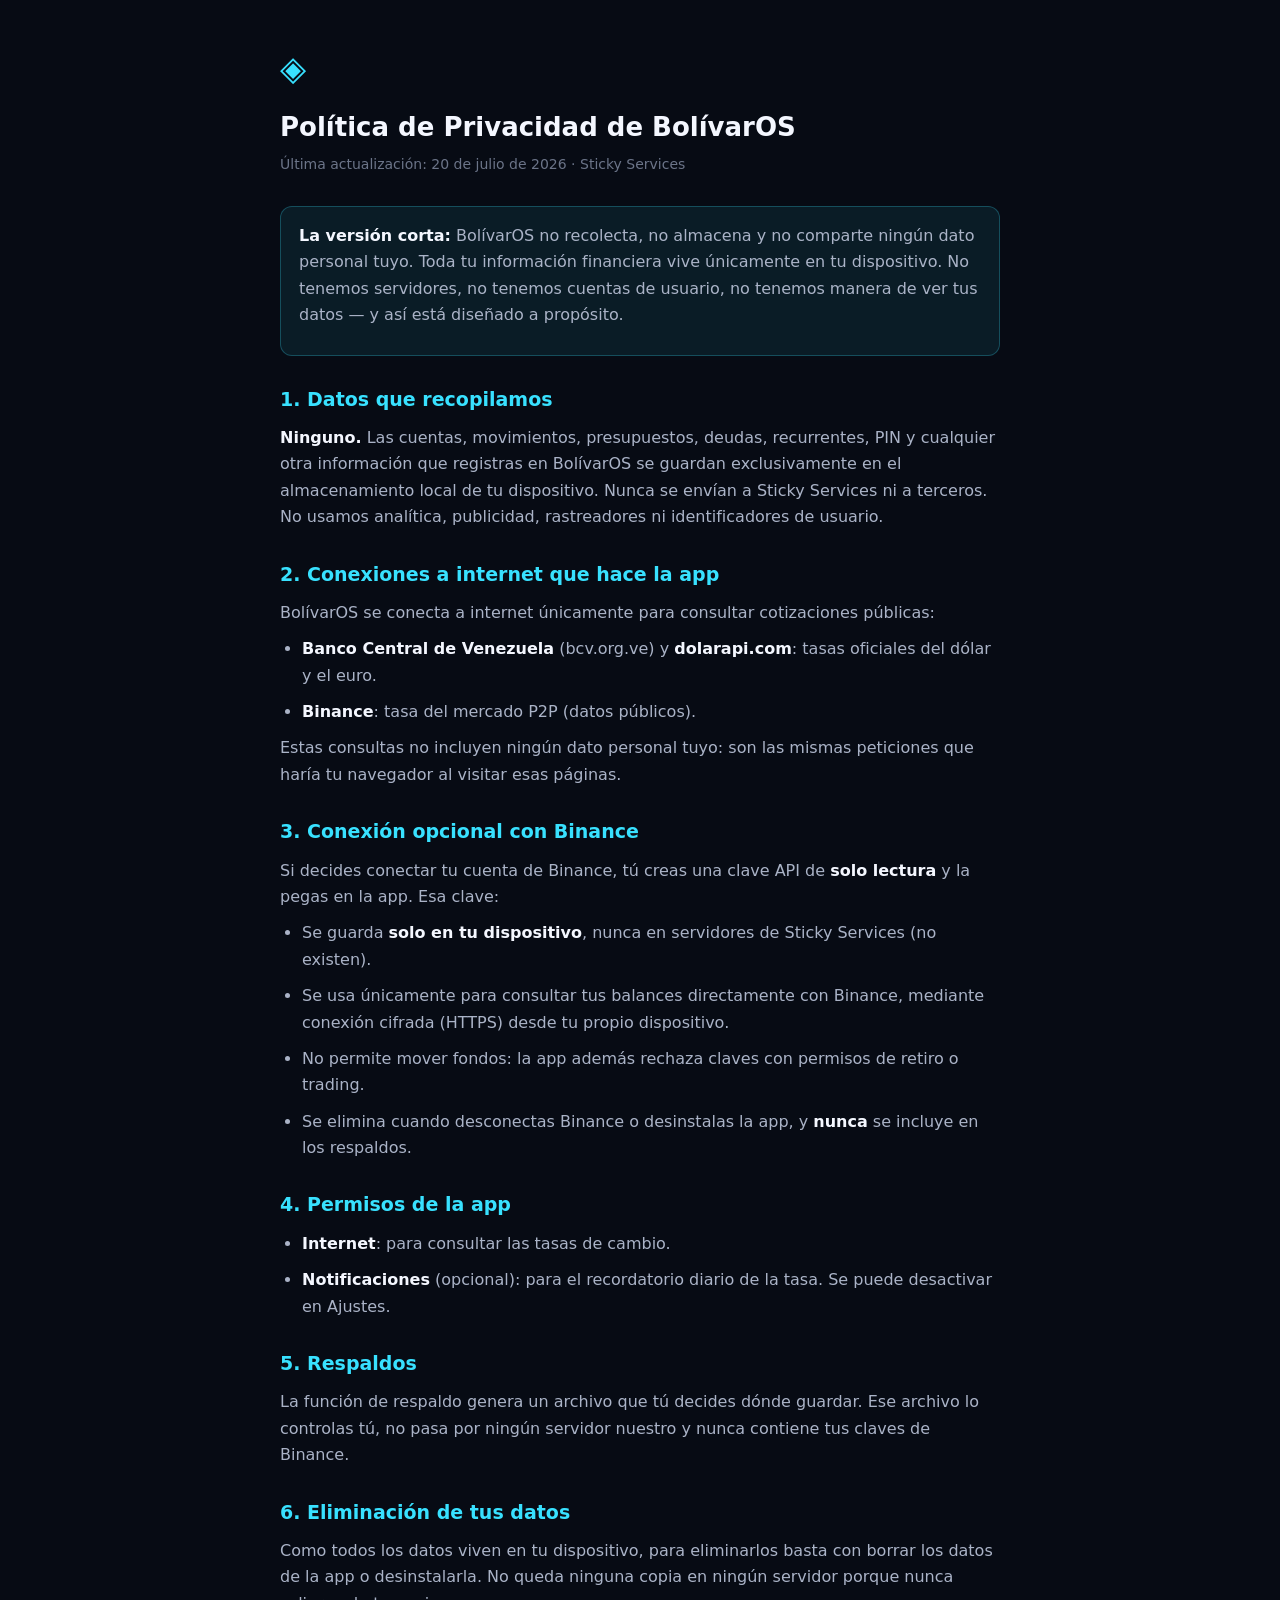
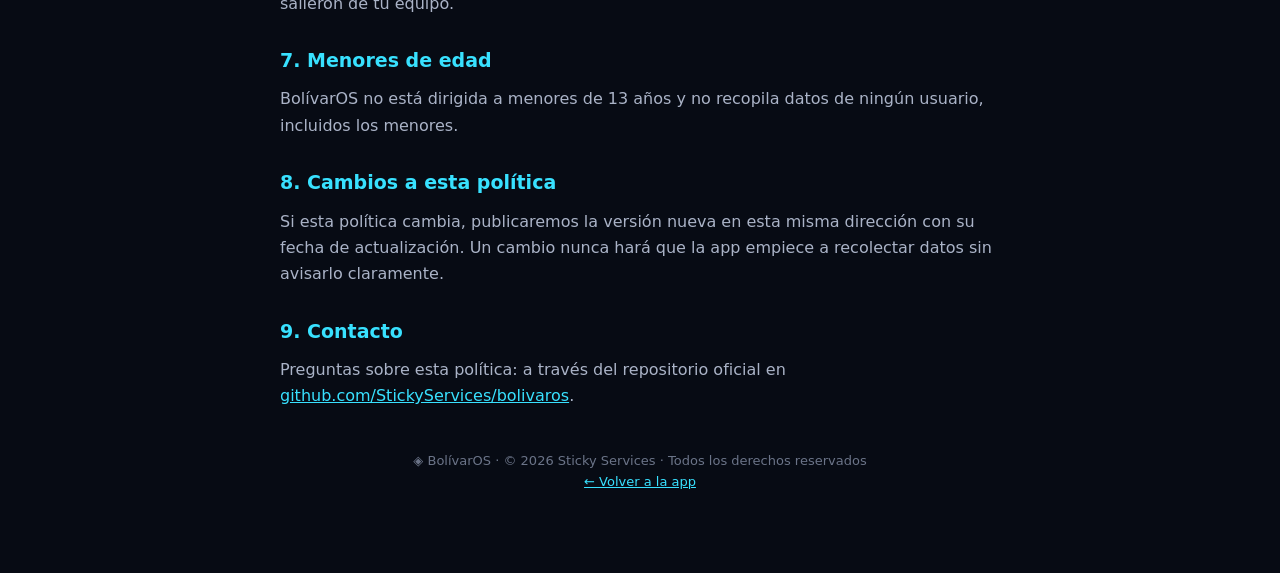
<file: privacidad.html>
<!doctype html>
<html lang="es">
<head>
  <meta charset="UTF-8" />
  <meta name="viewport" content="width=device-width, initial-scale=1.0" />
  <title>Política de Privacidad — BolívarOS</title>
  <link rel="icon" type="image/png" href="./icon-192.png" />
  <style>
    :root { color-scheme: dark; }
    * { box-sizing: border-box; margin: 0; padding: 0; }
    body {
      background: #070b14; color: #f4f7ff;
      font-family: 'Segoe UI', system-ui, sans-serif;
      line-height: 1.65; font-size: 16px;
      padding: 40px 20px 80px;
    }
    main { max-width: 720px; margin: 0 auto; }
    .logo { font-size: 34px; color: #38e1ff; }
    h1 { font-size: 26px; margin: 10px 0 4px; }
    .fecha { color: #6b7488; font-size: 14px; margin-bottom: 30px; }
    h2 { font-size: 19px; margin: 28px 0 10px; color: #38e1ff; }
    p, li { color: #aab3c7; margin-bottom: 10px; }
    ul { padding-left: 22px; }
    strong { color: #f4f7ff; }
    .destacado {
      background: rgba(56, 225, 255, 0.08);
      border: 1px solid rgba(56, 225, 255, 0.25);
      border-radius: 12px; padding: 16px 18px; margin: 20px 0;
    }
    a { color: #38e1ff; }
    footer { margin-top: 40px; color: #6b7488; font-size: 13px; text-align: center; }
  </style>
</head>
<body>
  <main>
    <div class="logo">◈</div>
    <h1>Política de Privacidad de BolívarOS</h1>
    <div class="fecha">Última actualización: 20 de julio de 2026 · Sticky Services</div>

    <div class="destacado">
      <p><strong>La versión corta:</strong> BolívarOS no recolecta, no almacena y no comparte
      ningún dato personal tuyo. Toda tu información financiera vive únicamente en tu
      dispositivo. No tenemos servidores, no tenemos cuentas de usuario, no tenemos manera
      de ver tus datos — y así está diseñado a propósito.</p>
    </div>

    <h2>1. Datos que recopilamos</h2>
    <p><strong>Ninguno.</strong> Las cuentas, movimientos, presupuestos, deudas, recurrentes,
    PIN y cualquier otra información que registras en BolívarOS se guardan exclusivamente en
    el almacenamiento local de tu dispositivo. Nunca se envían a Sticky Services ni a terceros.
    No usamos analítica, publicidad, rastreadores ni identificadores de usuario.</p>

    <h2>2. Conexiones a internet que hace la app</h2>
    <p>BolívarOS se conecta a internet únicamente para consultar cotizaciones públicas:</p>
    <ul>
      <li><strong>Banco Central de Venezuela</strong> (bcv.org.ve) y <strong>dolarapi.com</strong>: tasas oficiales del dólar y el euro.</li>
      <li><strong>Binance</strong>: tasa del mercado P2P (datos públicos).</li>
    </ul>
    <p>Estas consultas no incluyen ningún dato personal tuyo: son las mismas peticiones que
    haría tu navegador al visitar esas páginas.</p>

    <h2>3. Conexión opcional con Binance</h2>
    <p>Si decides conectar tu cuenta de Binance, tú creas una clave API de <strong>solo
    lectura</strong> y la pegas en la app. Esa clave:</p>
    <ul>
      <li>Se guarda <strong>solo en tu dispositivo</strong>, nunca en servidores de Sticky Services (no existen).</li>
      <li>Se usa únicamente para consultar tus balances directamente con Binance, mediante conexión cifrada (HTTPS) desde tu propio dispositivo.</li>
      <li>No permite mover fondos: la app además rechaza claves con permisos de retiro o trading.</li>
      <li>Se elimina cuando desconectas Binance o desinstalas la app, y <strong>nunca</strong> se incluye en los respaldos.</li>
    </ul>

    <h2>4. Permisos de la app</h2>
    <ul>
      <li><strong>Internet</strong>: para consultar las tasas de cambio.</li>
      <li><strong>Notificaciones</strong> (opcional): para el recordatorio diario de la tasa. Se puede desactivar en Ajustes.</li>
    </ul>

    <h2>5. Respaldos</h2>
    <p>La función de respaldo genera un archivo que tú decides dónde guardar. Ese archivo lo
    controlas tú, no pasa por ningún servidor nuestro y nunca contiene tus claves de Binance.</p>

    <h2>6. Eliminación de tus datos</h2>
    <p>Como todos los datos viven en tu dispositivo, para eliminarlos basta con borrar los
    datos de la app o desinstalarla. No queda ninguna copia en ningún servidor porque nunca
    salieron de tu equipo.</p>

    <h2>7. Menores de edad</h2>
    <p>BolívarOS no está dirigida a menores de 13 años y no recopila datos de ningún usuario,
    incluidos los menores.</p>

    <h2>8. Cambios a esta política</h2>
    <p>Si esta política cambia, publicaremos la versión nueva en esta misma dirección con su
    fecha de actualización. Un cambio nunca hará que la app empiece a recolectar datos sin
    avisarlo claramente.</p>

    <h2>9. Contacto</h2>
    <p>Preguntas sobre esta política: a través del repositorio oficial en
    <a href="https://github.com/StickyServices/bolivaros">github.com/StickyServices/bolivaros</a>.</p>

    <footer>◈ BolívarOS · © 2026 Sticky Services · Todos los derechos reservados<br />
    <a href="./">← Volver a la app</a></footer>
  </main>
</body>
</html>
</file>
